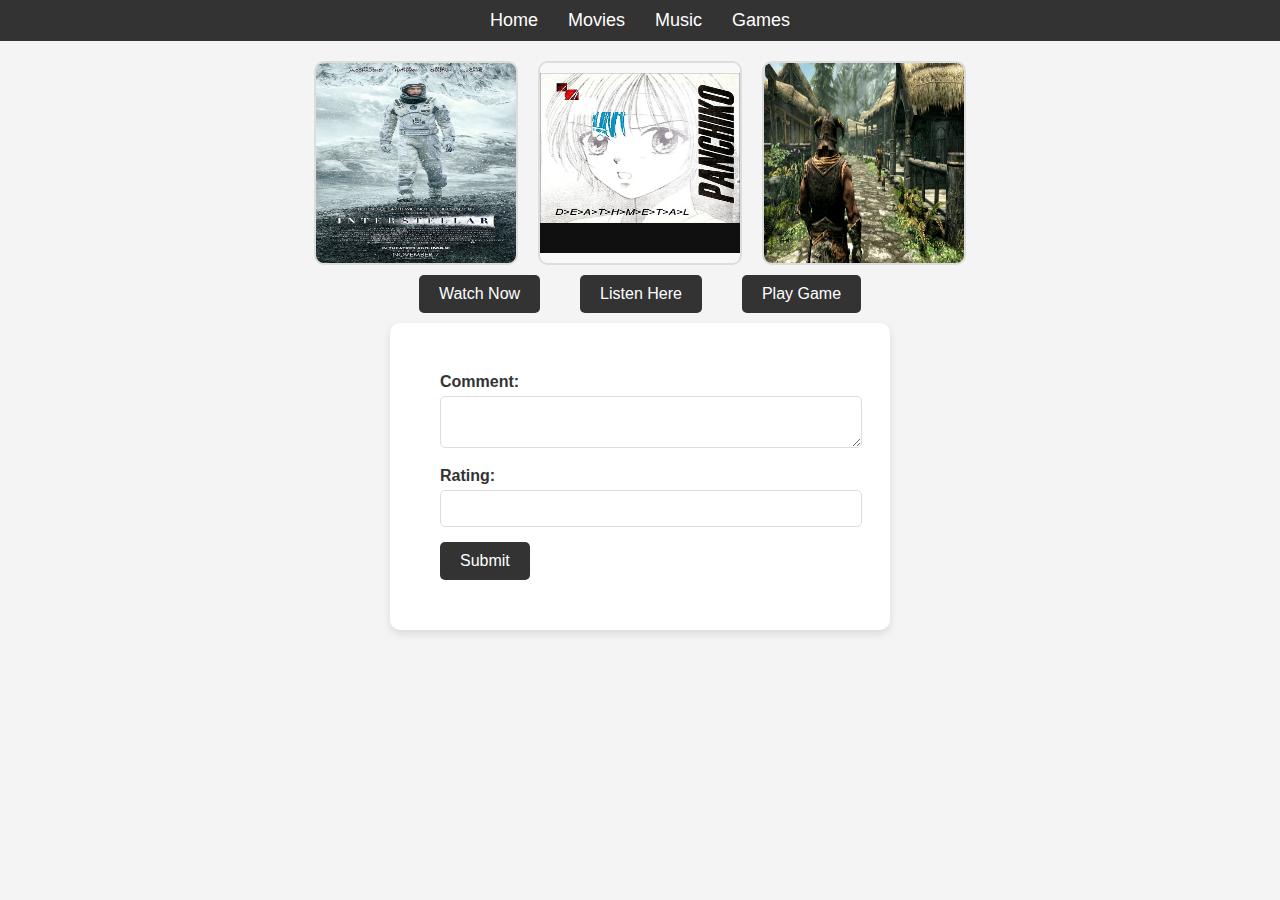
<file: index.html>
<!DOCTYPE html>
<html lang="en">
<head>
    <meta charset="UTF-8">
    <meta name="viewport" content="width=device-width, initial-scale=1.0">
    <link rel="stylesheet" href="styles.css">
    <title>Entertainment</title>
</head>
<body>
<nav>
    <ul>
          <li><a href="home">Home</a></li>
          <li><a href="movies">Movies</a></li>
          <li><a href="music">Music</a></li>
          <li><a href="games">Games</a></li>
    </ul>
</nav>

<div class="images">
    <img src="interstellar.jpg" alt="Interstellar Movie Poster">
    <img src="panchiko.jpg" alt="Panchiko Album Cover ">
    <img src="skyrimz.jpg" alt="Skyrim Screenshot">
</div>

<div class="buttons_container">
    <button class="button">Watch Now</button>
    <button class="button">Listen Here</button>
    <button class="button">Play Game</button>
</div>

<form class="feedback">
    <label for="comment">Comment:</label>
    <textarea id="comment" name="comment"></textarea>
    <label for="rating">Rating:</label>
    <input type="number" id="rating" name="rating" min="1" max="5">
    <button type="submit">Submit</button>
</form>

</body>

</html>
</file>
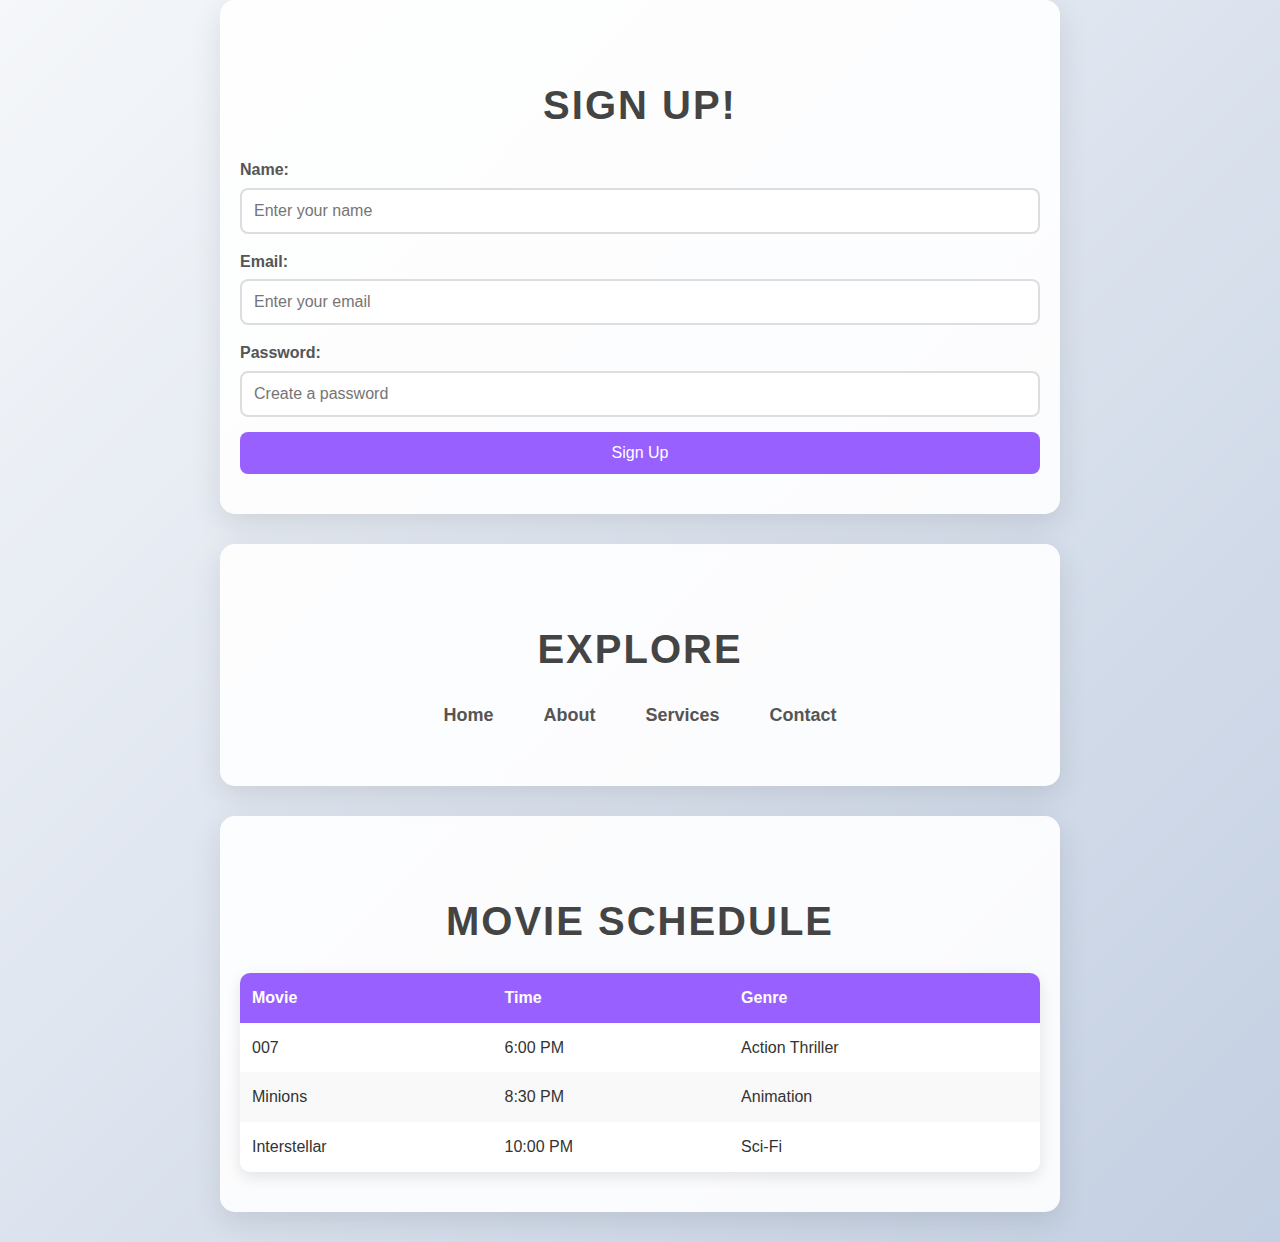
<file: enhanced_ui/index.html>
<!DOCTYPE html>
<html lang="en">
<head>
  <meta charset="UTF-8">
  <meta name="viewport" content="width=device-width, initial-scale=1.0">
  <title>Styling UI</title>
  <link rel="stylesheet" href="styles.css">
</head>
<body>

  <section id="registration">
    <h2>Sign Up!</h2>
    <form>
      <div class="form-group">
        <label for="name">Name:</label>
        <input type="text" id="name" name="name" placeholder="Enter your name" required>
      </div>
      <div class="form-group">
        <label for="email">Email:</label>
        <input type="email" id="email" name="email" placeholder="Enter your email" required>
      </div>
      <div class="form-group">
        <label for="password">Password:</label>
        <input type="password" id="password" name="password" placeholder="Create a password" required>
      </div>
      <button type="submit">Sign Up</button>
    </form>
  </section>


  <section id="navigation">
    <h2>Explore</h2>
    <ul class="nav-menu">
      <li><a href="home">Home</a></li>
      <li><a href="about">About</a></li>
      <li><a href="services">Services</a></li>
      <li><a href="contact">Contact</a></li>
    </ul>
  </section>

  <section id="table">
    <h2>Movie Schedule</h2>
    <table>
      <thead>
        <tr>
          <th>Movie</th>
          <th>Time</th>
          <th>Genre</th>
        </tr>
      </thead>
      <tbody>
        <tr>
          <td>007</td>
          <td>6:00 PM</td>
          <td>Action Thriller</td>
        </tr>
        <tr>
          <td>Minions</td>
          <td>8:30 PM</td>
          <td>Animation</td>
        </tr>
        <tr>
          <td>Interstellar</td>
          <td>10:00 PM</td>
          <td>Sci-Fi</td>
        </tr>
      </tbody>
    </table>
  </section>
</body>
</html>
</file>
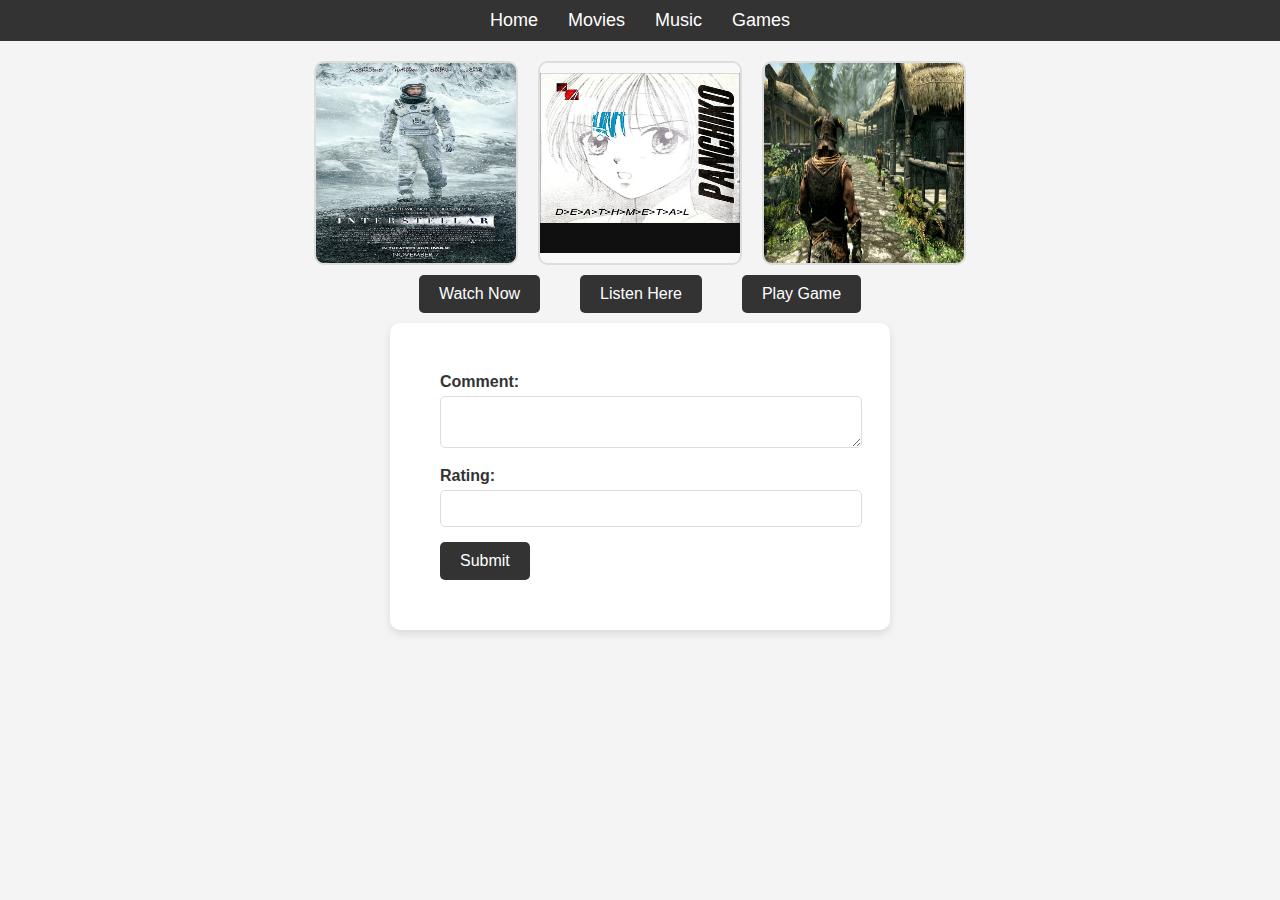
<file: entertainment assignment/index.html>
<!DOCTYPE html>
<html lang="en">
<head>
    <meta charset="UTF-8">
    <meta name="viewport" content="width=device-width, initial-scale=1.0">
    <link rel="stylesheet" href="styles.css">
    <title>Entertainment</title>
</head>
<body>
<nav>
    <ul>
          <li><a href="home">Home</a></li>
          <li><a href="movies">Movies</a></li>
          <li><a href="music">Music</a></li>
          <li><a href="games">Games</a></li>
    </ul>
</nav>

<div class="images">
    <img src="interstellar.jpg" alt="Interstellar Movie Poster">
    <img src="panchiko.jpg" alt="Panchiko Album Cover ">
    <img src="skyrimz.jpg" alt="Skyrim Screenshot">
</div>

<div class="buttons_container">
    <button class="button">Watch Now</button>
    <button class="button">Listen Here</button>
    <button class="button">Play Game</button>
</div>

<form class="feedback">
    <label for="comment">Comment:</label>
    <textarea id="comment" name="comment"></textarea>
    <label for="rating">Rating:</label>
    <input type="number" id="rating" name="rating" min="1" max="5">
    <button type="submit">Submit</button>
</form>

</body>

</html>
</file>
<file: styles.css>
body {
  font-family: Arial, sans-serif;
  margin: 0;
  padding: 0;
  background-color: #f4f4f4;
  color: #333;
}

h2 {
  text-align: center;
  margin-top: 20px;
}

nav ul {
  list-style: none;
  display: flex;
  justify-content: center;
  background-color: #333;
  padding: 10px;
  margin: 0;
}

nav ul li {
  margin: 0 15px;
}

nav ul li a {
  color: white;
  text-decoration: none;
  font-size: 18px;
  transition: color 0.3s, transform 0.3s;
}

nav ul li a:hover {
  color: #ff6347;
  transform: scale(1.1);
}

.images {
  display: flex;
  justify-content: center;
  gap: 20px;
  margin-top: 20px;
}

.images img {
  width: 200px;
  height: 200px;
  border: 2px solid #ddd;
  border-radius: 10px;
  transition: transform 0.3s, box-shadow 0.3s;
}

.images img:hover {
  transform: scale(1.1);
  box-shadow: 0 4px 8px rgba(0, 0, 0, 0.2);
}

.buttons_container {
  display: flex;
  justify-content: center;
  gap: 20px;
}

.button  {
  background-color: #333;
  color: white;
  border: none;
  padding: 10px 20px;
  margin: 10px;
  font-size: 16px;
  border-radius: 5px;
  cursor: pointer;
  transition: background-color 0.3s, transform 0.3s;
}

.button:hover {
  background-color: #ff6347;
}

form {
  max-width: 400px;
  margin: auto;
  padding: 50px;
  background-color: white;
  border-radius: 10px;
  box-shadow: 0 4px 8px rgba(0, 0, 0, 0.1);
}

form label {
  display: block;
  margin-bottom: 5px;
  font-weight: bold;
}

form input, form textarea {
  width: 100%;
  padding: 10px;
  margin-bottom: 15px;
  border: 1px solid #ddd;
  border-radius: 5px;
  transition: border-color 0.3s;
}

form input:focus, form textarea:focus {
  border-color: #ff6347;
  outline: none;
}

form button {
  background-color: #333;
  color: white;
  border: none;
  padding: 10px 20px;
  font-size: 16px;
  border-radius: 5px;
  cursor: pointer;
  transition: background-color 0.3s;
}

form button:hover {
  background-color: #ff6347;
}
</file>
<file: enhanced_ui/styles.css>
body {
    font-family: sans-serif;
    margin: 0;
    padding: 0;
    background: linear-gradient(135deg, #f5f7fa, #c3cfe2);
    color: #333;
    line-height: 1.6;
  }
  
  h2 {
    text-align: center;
    font-size: 2.5rem;
    margin-bottom: 20px;
    color: #444;
    text-transform: uppercase;
    letter-spacing: 2px;
  }
  
  section {
    padding: 40px 20px;
    max-width: 800px;
    margin: 0 auto;
    background: rgba(255, 255, 255, 0.9);
    border-radius: 15px;
    box-shadow: 0 10px 30px rgba(0, 0, 0, 0.1);
    margin-bottom: 30px;
  }
  
  #registration form {
    display: flex;
    flex-direction: column;
    gap: 15px;
  }
  
  .form-group {
    display: flex;
    flex-direction: column;
    gap: 5px;
  }
  
  .form-group label {
    font-weight: 600;
    color: #555;
  }
  
  .form-group input {
    padding: 12px;
    border: 2px solid #ddd;
    border-radius: 8px;
    font-size: 16px;
    transition: border-color 0.3s, box-shadow 0.3s;
  }
  
  .form-group input:focus {
    border-color: #9861ff;
    box-shadow: 0 0 8px rgba(80, 49, 95, 0.3);
    outline: none;
  }
  
  #registration button {
    background: #9861ff;
    color: white;
    border: none;
    padding: 12px;
    font-size: 16px;
    border-radius: 8px;
    cursor: pointer;
    transition: background 0.3s, transform 0.3s;
  }
  
  #registration button:hover {
    background: #9861ff;
    transform: translateY(-3px);
  }
  
  .nav-menu {
    list-style: none;
    display: flex;
    justify-content: center;
    gap: 20px;
    padding: 0;
  }
  
  .nav-menu li a {
    text-decoration: none;
    color: #555;
    font-size: 18px;
    font-weight: 600;
    padding: 10px 15px;
    border-radius: 8px;
    transition: background 0.3s, color 0.3s;
  }
  
  .nav-menu li a:hover {
    background: #9861ff;
    color: white;
  }
  
  table {
    width: 100%;
    border-collapse: collapse;
    background: white;
    border-radius: 10px;
    overflow: hidden;
    box-shadow: 0 5px 15px rgba(0, 0, 0, 0.1);
  }
  
  table th, table td {
    padding: 12px;
    text-align: left;
  }
  
  table th {
    background: #9861ff;
    color: white;
    font-weight: 600;
  }
  
  table tr:nth-child(even) {
    background: #f9f9f9;
  }
  
  table tr:hover {
    background: #f1f1f1;
    transition: background 0.3s;
  }
</file>
<file: entertainment assignment/styles.css>
body {
  font-family: Arial, sans-serif;
  margin: 0;
  padding: 0;
  background-color: #f4f4f4;
  color: #333;
}

h2 {
  text-align: center;
  margin-top: 20px;
}

nav ul {
  list-style: none;
  display: flex;
  justify-content: center;
  background-color: #333;
  padding: 10px;
  margin: 0;
}

nav ul li {
  margin: 0 15px;
}

nav ul li a {
  color: white;
  text-decoration: none;
  font-size: 18px;
  transition: color 0.3s, transform 0.3s;
}

nav ul li a:hover {
  color: #ff6347;
  transform: scale(1.1);
}

.images {
  display: flex;
  justify-content: center;
  gap: 20px;
  margin-top: 20px;
}

.images img {
  width: 200px;
  height: 200px;
  border: 2px solid #ddd;
  border-radius: 10px;
  transition: transform 0.3s, box-shadow 0.3s;
}

.images img:hover {
  transform: scale(1.1);
  box-shadow: 0 4px 8px rgba(0, 0, 0, 0.2);
}

.buttons_container {
  display: flex;
  justify-content: center;
  gap: 20px;
}

.button  {
  background-color: #333;
  color: white;
  border: none;
  padding: 10px 20px;
  margin: 10px;
  font-size: 16px;
  border-radius: 5px;
  cursor: pointer;
  transition: background-color 0.3s, transform 0.3s;
}

.button:hover {
  background-color: #ff6347;
}

form {
  max-width: 400px;
  margin: auto;
  padding: 50px;
  background-color: white;
  border-radius: 10px;
  box-shadow: 0 4px 8px rgba(0, 0, 0, 0.1);
}

form label {
  display: block;
  margin-bottom: 5px;
  font-weight: bold;
}

form input, form textarea {
  width: 100%;
  padding: 10px;
  margin-bottom: 15px;
  border: 1px solid #ddd;
  border-radius: 5px;
  transition: border-color 0.3s;
}

form input:focus, form textarea:focus {
  border-color: #ff6347;
  outline: none;
}

form button {
  background-color: #333;
  color: white;
  border: none;
  padding: 10px 20px;
  font-size: 16px;
  border-radius: 5px;
  cursor: pointer;
  transition: background-color 0.3s;
}

form button:hover {
  background-color: #ff6347;
}
</file>
